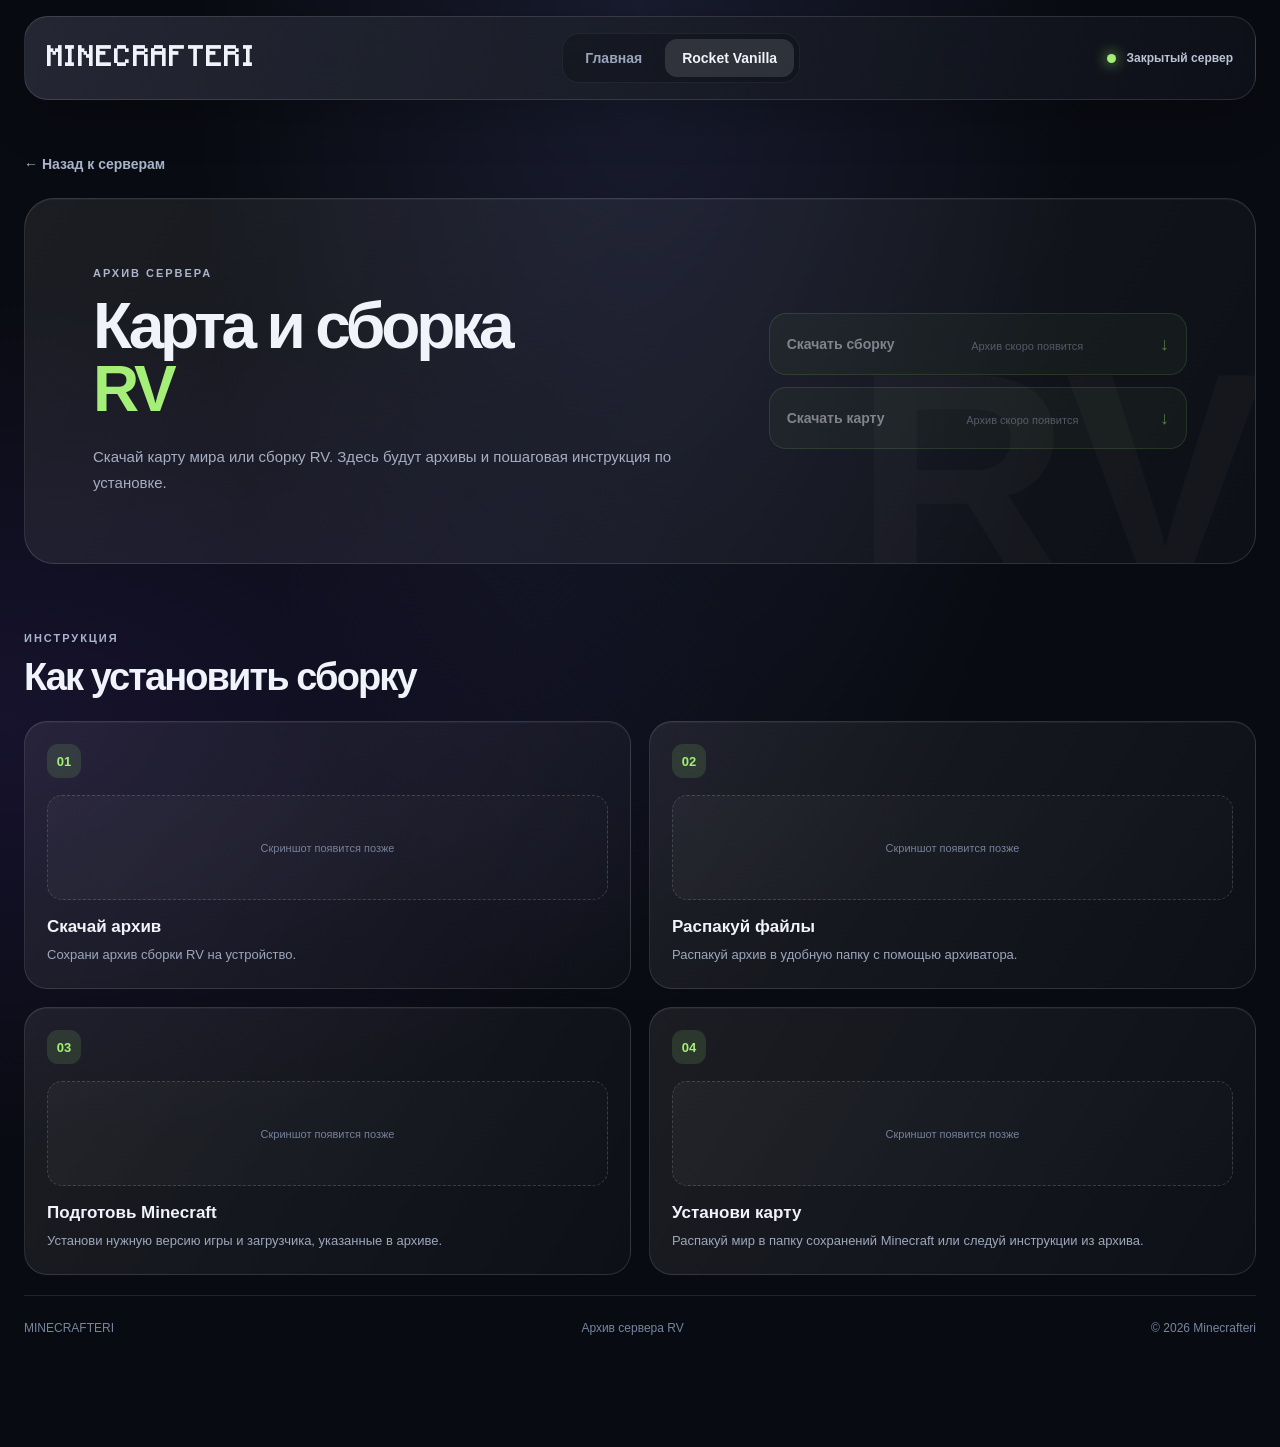
<file: downloads/rv.html>
<!doctype html>
<html lang="ru">
<head>
  <meta charset="utf-8">
  <meta name="viewport" content="width=device-width, initial-scale=1">
  <meta name="theme-color" content="#090b12">
  <title>RV — скачивание | MINECRAFTERI</title>
  <link rel="stylesheet" href="download-page.css">
</head>
<body>
  <header class="download-header download-shell">
    <a class="download-brand" href="../index.html#home">MINECRAFTERI</a>
    <nav class="download-nav" aria-label="Основная навигация">
      <a href="../index.html#home">Главная</a>
      <a class="active" href="../index.html#rv3">Rocket Vanilla</a>
    </nav>
    <div class="server-state"><i></i>Закрытый сервер</div>
  </header>
  <main class="download-main download-shell">
    <a class="back-link" href="../index.html#rv3">← Назад к серверам</a>
    <section class="download-card" data-mark="RV">
      <div>
        <p class="eyebrow">АРХИВ СЕРВЕРА</p>
        <h1>Карта и сборка <span>RV</span></h1>
        <p class="intro">Скачай карту мира или сборку RV. Здесь будут архивы и пошаговая инструкция по установке.</p>
      </div>
      <div class="download-actions">
        <span class="download-button" aria-disabled="true">Скачать сборку <small>Архив скоро появится</small> <span class="button-arrow">↓</span></span>
        <span class="download-button" aria-disabled="true">Скачать карту <small>Архив скоро появится</small> <span class="button-arrow">↓</span></span>
      </div>
    </section>
    <section aria-labelledby="guide-title">
      <div class="guide-heading">
        <p class="eyebrow">ИНСТРУКЦИЯ</p>
        <h2 id="guide-title">Как установить сборку</h2>
      </div>
      <div class="steps">
        <article class="step-card">
          <span class="step-number">01</span>
          <div class="step-image">Скриншот появится позже</div>
          <h3>Скачай архив</h3>
          <p>Сохрани архив сборки RV на устройство.</p>
        </article>
        <article class="step-card">
          <span class="step-number">02</span>
          <div class="step-image">Скриншот появится позже</div>
          <h3>Распакуй файлы</h3>
          <p>Распакуй архив в удобную папку с помощью архиватора.</p>
        </article>
        <article class="step-card">
          <span class="step-number">03</span>
          <div class="step-image">Скриншот появится позже</div>
          <h3>Подготовь Minecraft</h3>
          <p>Установи нужную версию игры и загрузчика, указанные в архиве.</p>
        </article>
        <article class="step-card">
          <span class="step-number">04</span>
          <div class="step-image">Скриншот появится позже</div>
          <h3>Установи карту</h3>
          <p>Распакуй мир в папку сохранений Minecraft или следуй инструкции из архива.</p>
        </article>
      </div>
    </section>
    <footer class="download-footer">
      <span>MINECRAFTERI</span>
      <span>Архив сервера RV</span>
      <span>© 2026 Minecrafteri</span>
    </footer>
  </main>
</body>
</html>
</file>
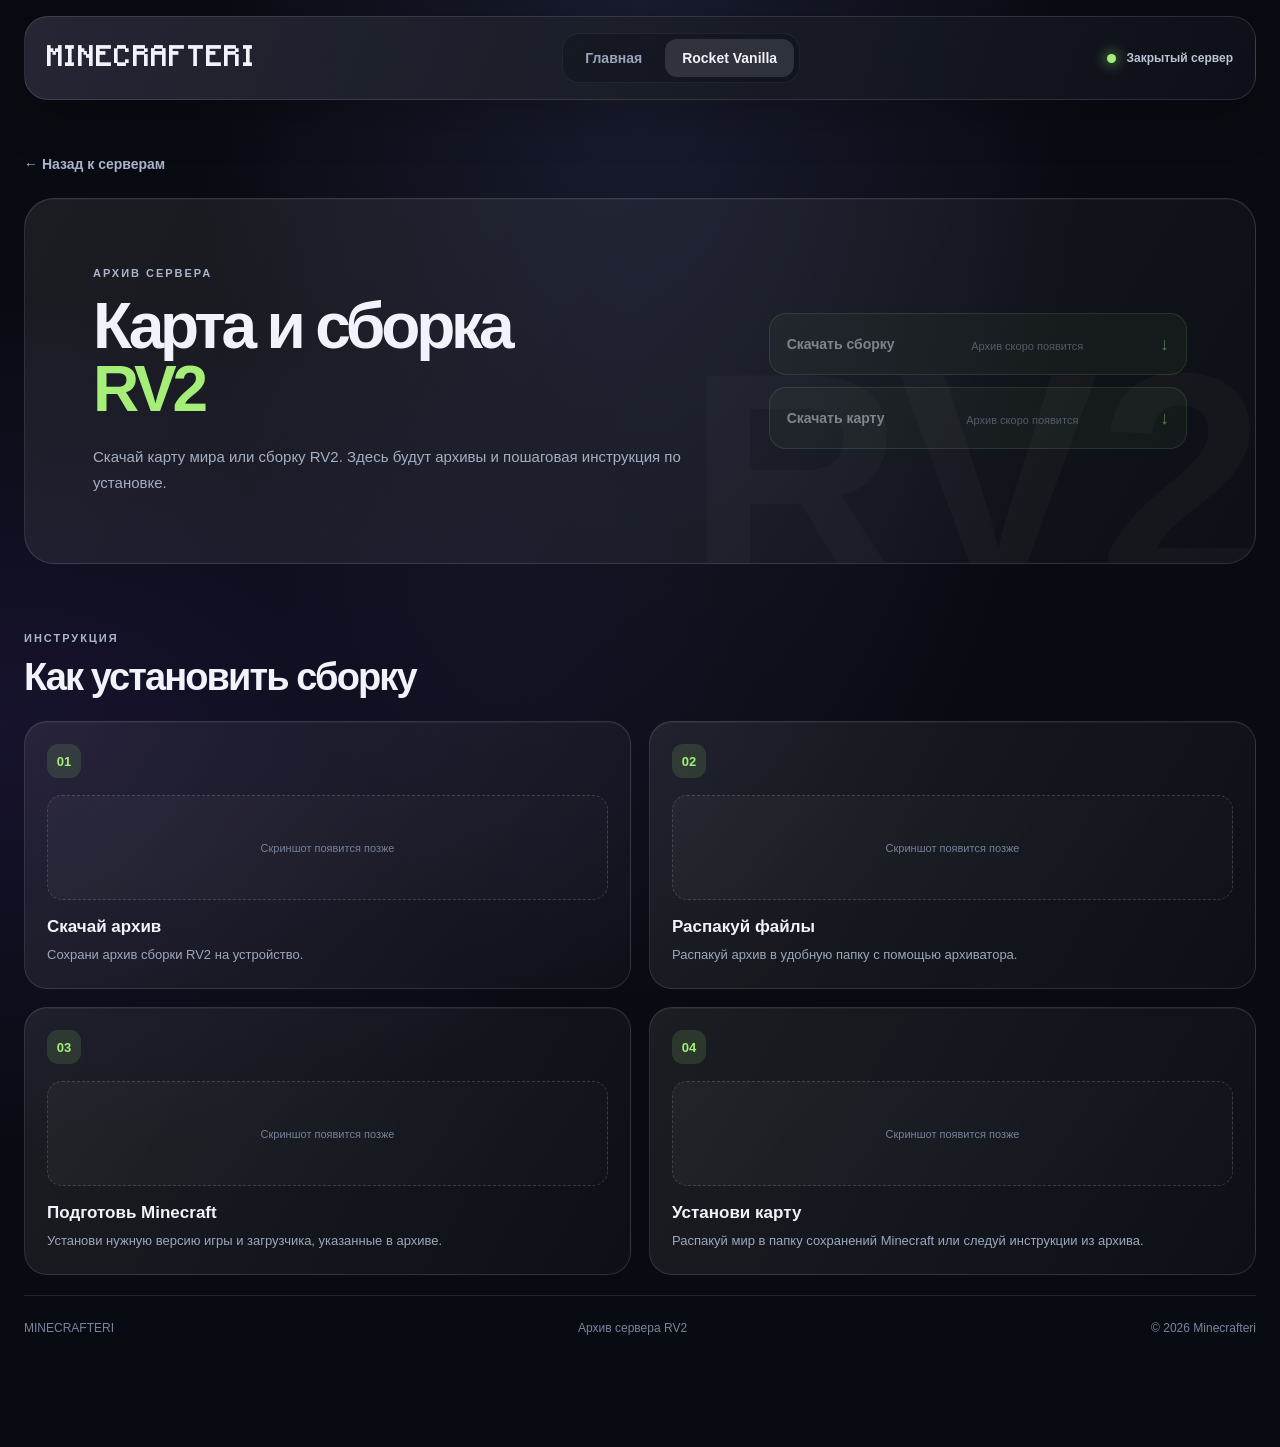
<file: downloads/rv2.html>
<!doctype html>
<html lang="ru">
<head>
  <meta charset="utf-8">
  <meta name="viewport" content="width=device-width, initial-scale=1">
  <meta name="theme-color" content="#090b12">
  <title>RV2 — скачивание | MINECRAFTERI</title>
  <link rel="stylesheet" href="download-page.css">
</head>
<body>
  <header class="download-header download-shell">
    <a class="download-brand" href="../index.html#home">MINECRAFTERI</a>
    <nav class="download-nav" aria-label="Основная навигация">
      <a href="../index.html#home">Главная</a>
      <a class="active" href="../index.html#rv3">Rocket Vanilla</a>
    </nav>
    <div class="server-state"><i></i>Закрытый сервер</div>
  </header>
  <main class="download-main download-shell">
    <a class="back-link" href="../index.html#rv3">← Назад к серверам</a>
    <section class="download-card" data-mark="RV2">
      <div>
        <p class="eyebrow">АРХИВ СЕРВЕРА</p>
        <h1>Карта и сборка <span>RV2</span></h1>
        <p class="intro">Скачай карту мира или сборку RV2. Здесь будут архивы и пошаговая инструкция по установке.</p>
      </div>
      <div class="download-actions">
        <span class="download-button" aria-disabled="true">Скачать сборку <small>Архив скоро появится</small> <span class="button-arrow">↓</span></span>
        <span class="download-button" aria-disabled="true">Скачать карту <small>Архив скоро появится</small> <span class="button-arrow">↓</span></span>
      </div>
    </section>
    <section aria-labelledby="guide-title">
      <div class="guide-heading">
        <p class="eyebrow">ИНСТРУКЦИЯ</p>
        <h2 id="guide-title">Как установить сборку</h2>
      </div>
      <div class="steps">
        <article class="step-card">
          <span class="step-number">01</span>
          <div class="step-image">Скриншот появится позже</div>
          <h3>Скачай архив</h3>
          <p>Сохрани архив сборки RV2 на устройство.</p>
        </article>
        <article class="step-card">
          <span class="step-number">02</span>
          <div class="step-image">Скриншот появится позже</div>
          <h3>Распакуй файлы</h3>
          <p>Распакуй архив в удобную папку с помощью архиватора.</p>
        </article>
        <article class="step-card">
          <span class="step-number">03</span>
          <div class="step-image">Скриншот появится позже</div>
          <h3>Подготовь Minecraft</h3>
          <p>Установи нужную версию игры и загрузчика, указанные в архиве.</p>
        </article>
        <article class="step-card">
          <span class="step-number">04</span>
          <div class="step-image">Скриншот появится позже</div>
          <h3>Установи карту</h3>
          <p>Распакуй мир в папку сохранений Minecraft или следуй инструкции из архива.</p>
        </article>
      </div>
    </section>
    <footer class="download-footer">
      <span>MINECRAFTERI</span>
      <span>Архив сервера RV2</span>
      <span>© 2026 Minecrafteri</span>
    </footer>
  </main>
</body>
</html>
</file>
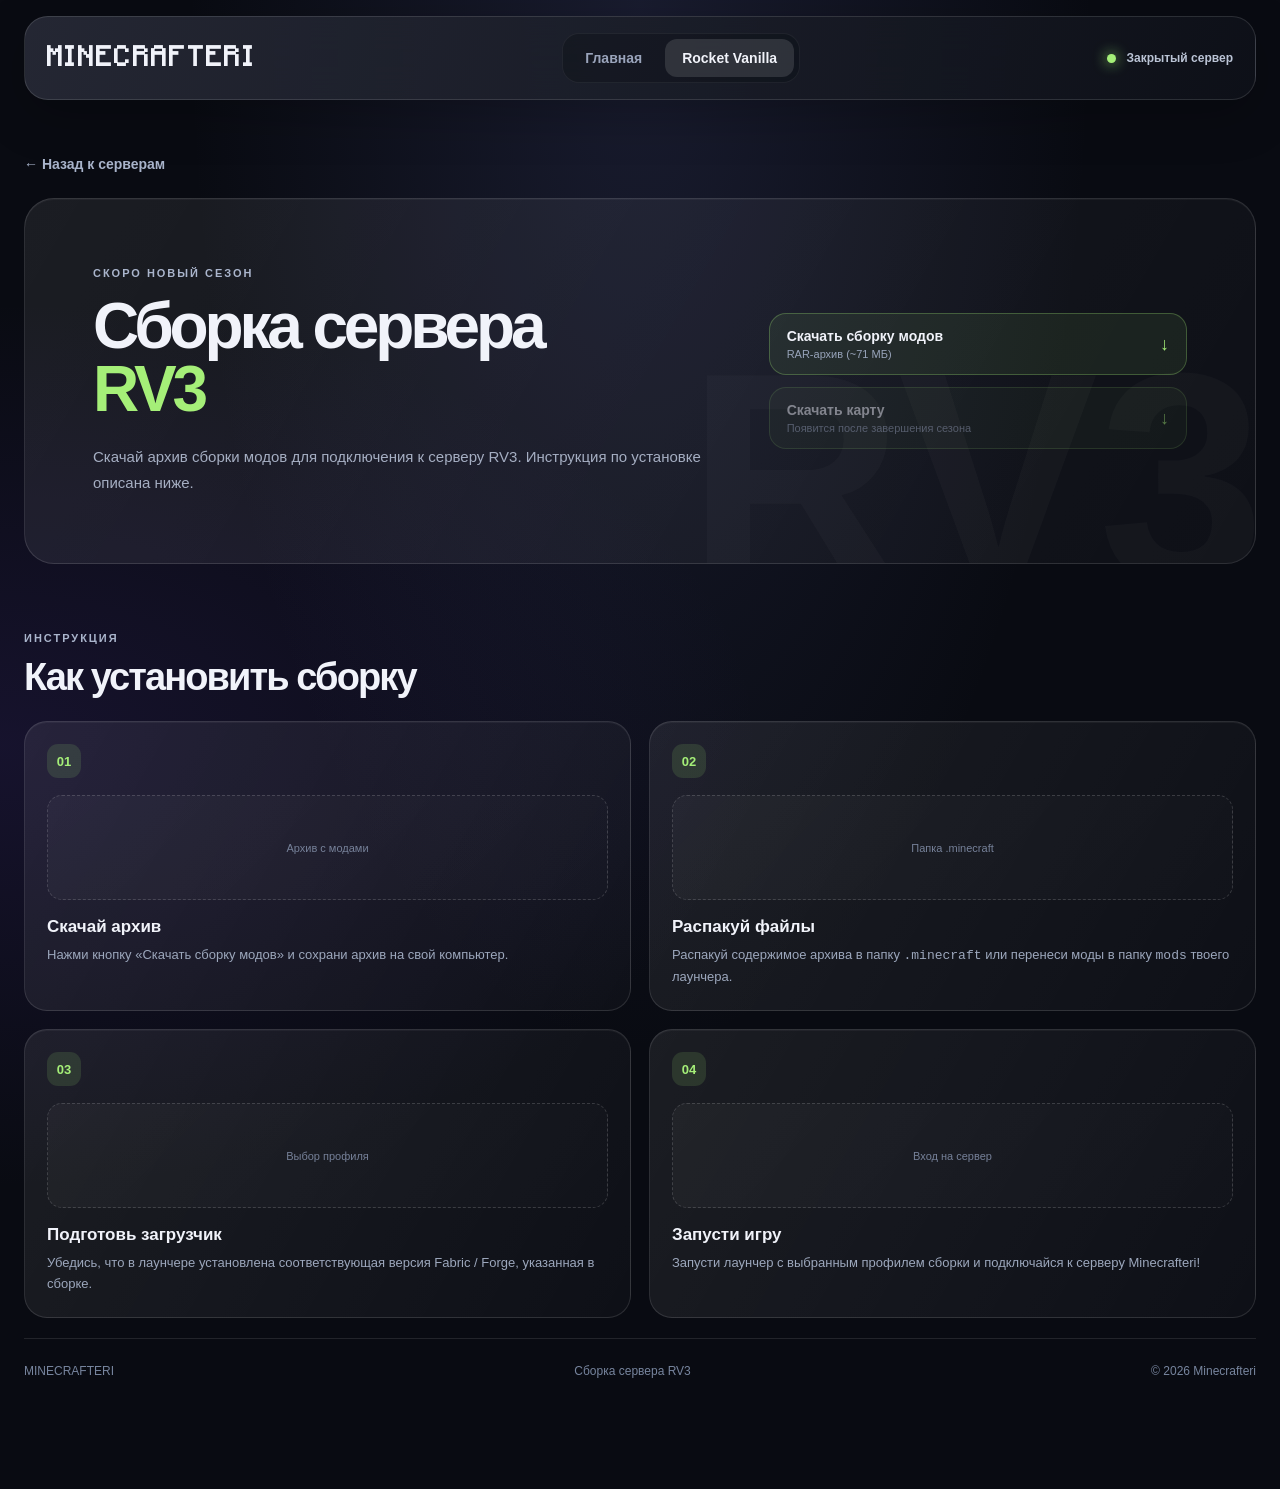
<file: downloads/rv3.html>
<!doctype html>
<html lang="ru">
<head>
  <meta charset="utf-8">
  <meta name="viewport" content="width=device-width, initial-scale=1">
  <meta name="theme-color" content="#090b12">
  <title>RV3 — скачивание | MINECRAFTERI</title>
  <link rel="stylesheet" href="download-page.css">
</head>
<body>
  <header class="download-header download-shell">
    <a class="download-brand" href="../index.html#home">MINECRAFTERI</a>
    <nav class="download-nav" aria-label="Основная навигация">
      <a href="../index.html#home">Главная</a>
      <a class="active" href="../index.html#rv3">Rocket Vanilla</a>
    </nav>
    <div class="server-state"><i></i>Закрытый сервер</div>
  </header>
  <main class="download-main download-shell">
    <a class="back-link" href="../index.html#rv3">← Назад к серверам</a>
    <section class="download-card" data-mark="RV3">
      <div>
        <p class="eyebrow">СКОРО НОВЫЙ СЕЗОН</p>
        <h1>Сборка сервера <span>RV3</span></h1>
        <p class="intro">Скачай архив сборки модов для подключения к серверу RV3. Инструкция по установке описана ниже.</p>
      </div>
      <div class="download-actions">
        <a class="download-button" href="mods.rar" download>
          <span>
            <b>Скачать сборку модов</b>
            <small>RAR-архив (~71 МБ)</small>
          </span>
          <span class="button-arrow">↓</span>
        </a>
        <span class="download-button" aria-disabled="true">
          <span>
            <b>Скачать карту</b>
            <small>Появится после завершения сезона</small>
          </span>
          <span class="button-arrow">↓</span>
        </span>
      </div>
    </section>
    <section aria-labelledby="guide-title">
      <div class="guide-heading">
        <p class="eyebrow">ИНСТРУКЦИЯ</p>
        <h2 id="guide-title">Как установить сборку</h2>
      </div>
      <div class="steps">
        <article class="step-card">
          <span class="step-number">01</span>
          <div class="step-image">Архив с модами</div>
          <h3>Скачай архив</h3>
          <p>Нажми кнопку «Скачать сборку модов» и сохрани архив на свой компьютер.</p>
        </article>
        <article class="step-card">
          <span class="step-number">02</span>
          <div class="step-image">Папка .minecraft</div>
          <h3>Распакуй файлы</h3>
          <p>Распакуй содержимое архива в папку <code>.minecraft</code> или перенеси моды в папку <code>mods</code> твоего лаунчера.</p>
        </article>
        <article class="step-card">
          <span class="step-number">03</span>
          <div class="step-image">Выбор профиля</div>
          <h3>Подготовь загрузчик</h3>
          <p>Убедись, что в лаунчере установлена соответствующая версия Fabric / Forge, указанная в сборке.</p>
        </article>
        <article class="step-card">
          <span class="step-number">04</span>
          <div class="step-image">Вход на сервер</div>
          <h3>Запусти игру</h3>
          <p>Запусти лаунчер с выбранным профилем сборки и подключайся к серверу Minecrafteri!</p>
        </article>
      </div>
    </section>
    <footer class="download-footer">
      <span>MINECRAFTERI</span>
      <span>Сборка сервера RV3</span>
      <span>© 2026 Minecrafteri</span>
    </footer>
  </main>
</body>
</html>
</file>
<file: downloads/download-page.css>
@font-face {
  font-family: 'Minecraft';
  src: url('../fonts/Minecraft.ttf') format('truetype');
  font-weight: normal;
  font-style: normal;
  font-display: swap;
}

*{box-sizing:border-box}
html{scroll-behavior:smooth}
body{margin:0;min-height:100vh;color:#f1f3fa;background:radial-gradient(ellipse at 50% 0%,rgba(88,94,163,.2),transparent 50%),radial-gradient(ellipse at 0% 50%,rgba(76,49,154,.2),transparent 42%),#090b12;font-family:Inter,"Segoe UI",Arial,sans-serif}
a{color:inherit}
.download-shell{width:min(1250px,calc(100% - 48px));margin:auto}
.download-header{position:sticky;top:16px;z-index:5;margin:16px auto 40px;min-height:84px;padding:14px 22px;display:flex;align-items:center;justify-content:space-between;gap:20px;border:1px solid rgba(255,255,255,.12);border-radius:24px;background:linear-gradient(110deg,rgba(40,43,56,.88),rgba(14,17,25,.88));backdrop-filter:blur(22px);box-shadow:0 15px 50px rgba(0,0,0,.22)}
.download-brand{font-family:Minecraft,"Courier New",monospace;font-weight:900;font-size:clamp(15px,2vw,22px);letter-spacing:.06em;text-decoration:none;white-space:nowrap}
.download-nav{display:flex;gap:6px;padding:5px;border:1px solid rgba(255,255,255,.06);border-radius:17px;background:rgba(6,8,14,.25)}
.download-nav a{padding:11px 17px;border-radius:12px;color:#9aa4bb;text-decoration:none;font-size:14px;font-weight:700}
.download-nav a.active{color:#f1f3fa;background:rgba(255,255,255,.12)}
.server-state{display:flex;align-items:center;gap:10px;color:#bbc4d6;font-size:12px;font-weight:700;white-space:nowrap}
.server-state i{width:9px;height:9px;border-radius:50%;background:#a5ef78;box-shadow:0 0 14px #a5ef78}
.download-main{padding:12px 0 80px}
.back-link{display:inline-flex;align-items:center;gap:9px;margin:4px 0 26px;color:#a9b4cb;text-decoration:none;font-size:14px;font-weight:700}
.back-link:hover{color:#a5ef78}
.download-card,.guide-card,.step-card{border:1px solid rgba(255,255,255,.12);background:linear-gradient(120deg,rgba(255,255,255,.075),rgba(255,255,255,.025));box-shadow:inset 0 1px rgba(255,255,255,.045)}
.download-card{position:relative;overflow:hidden;border-radius:30px;padding:clamp(28px,6vw,68px);display:grid;grid-template-columns:minmax(0,1fr) minmax(240px,.65fr);gap:32px;align-items:center}
.download-card:after{content:attr(data-mark);position:absolute;right:-10px;bottom:-65px;font-size:clamp(150px,28vw,300px);line-height:1;font-weight:900;color:rgba(255,255,255,.025);pointer-events:none}
.eyebrow{margin:0 0 16px;color:#aab5cc;font-size:11px;font-weight:800;letter-spacing:.18em;text-transform:uppercase}
h1{margin:0;font-size:clamp(36px,6vw,64px);line-height:.98;letter-spacing:-.065em}
h1 span{display:block;color:#a5ef78}
.intro{max-width:620px;margin:24px 0 0;color:#a5aec2;font-size:15px;line-height:1.7}
.download-actions{position:relative;z-index:1;display:grid;gap:12px}
.download-button{min-height:62px;padding:13px 17px;display:flex;align-items:center;justify-content:space-between;gap:16px;border:1px solid rgba(165,239,120,.27);border-radius:17px;background:rgba(165,239,120,.08);color:#f1f3fa;text-decoration:none;font:inherit;font-size:14px;font-weight:800;transition:background .18s,border-color .18s,transform .18s}
.download-button:not([aria-disabled="true"]):hover{transform:translateY(-2px);background:rgba(165,239,120,.15);border-color:rgba(165,239,120,.5)}
.download-button small{display:block;margin-top:4px;color:#98a4ba;font-size:11px;font-weight:500}
.download-button[aria-disabled="true"]{opacity:.48;cursor:not-allowed}
.button-arrow{color:#a5ef78;font-size:18px}
.guide-heading{margin:68px 0 22px}
.guide-heading .eyebrow{margin-bottom:12px}
.guide-heading h2{margin:0;font-size:clamp(26px,4vw,38px);letter-spacing:-.05em}
.steps{display:grid;grid-template-columns:repeat(2,minmax(0,1fr));gap:18px}
.step-card{min-height:245px;padding:22px;border-radius:23px}
.step-number{width:34px;height:34px;display:grid;place-items:center;border-radius:11px;background:rgba(165,239,120,.13);color:#a5ef78;font-size:13px;font-weight:800}
.step-image{height:105px;margin:17px 0;display:grid;place-items:center;border:1px dashed rgba(255,255,255,.16);border-radius:15px;background:linear-gradient(135deg,rgba(255,255,255,.035),rgba(255,255,255,.01));color:#768199;font-size:11px;text-align:center}
.step-card h3{margin:0 0 8px;font-size:17px}
.step-card p{margin:0;color:#9ca7bc;font-size:13px;line-height:1.6}
.download-footer{margin-top:20px;padding:25px 0 32px;border-top:1px solid rgba(255,255,255,.1);display:flex;justify-content:space-between;gap:16px;color:#77859e;font-size:12px}
@media(max-width:760px){.download-shell{width:min(100% - 28px,620px)}.download-header{top:8px;margin:8px auto 28px;padding:12px 14px;min-height:70px;flex-wrap:wrap}.download-brand{font-size:14px}.download-nav{order:3;width:100%;justify-content:center}.download-nav a{padding:10px 14px}.server-state{font-size:10px}.download-card{grid-template-columns:1fr;padding:28px 22px;gap:24px}.download-actions{grid-template-columns:1fr}.steps{grid-template-columns:1fr}.step-card{min-height:220px}.guide-heading{margin-top:50px}.download-footer{flex-direction:column;gap:8px}}
</file>
